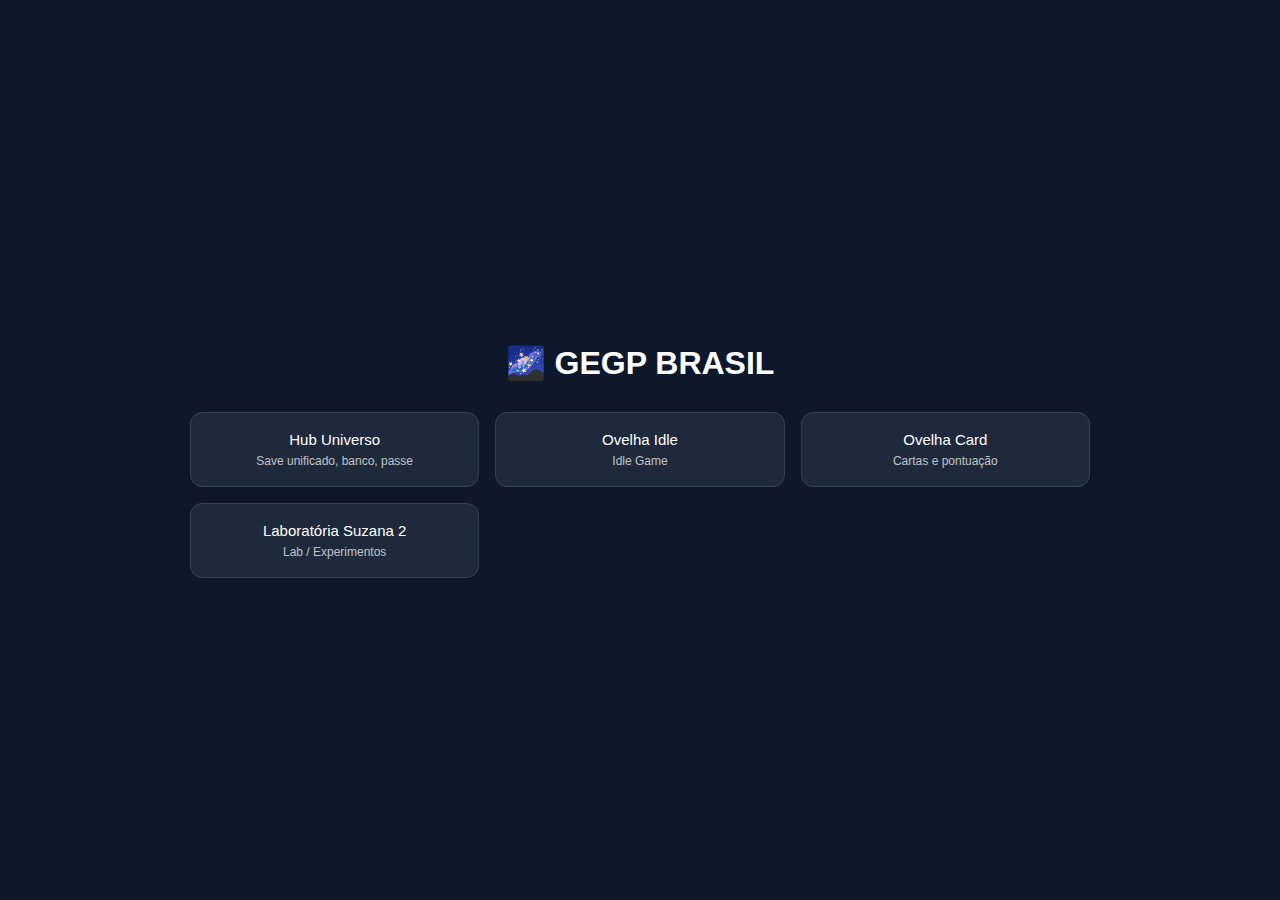
<file: Index.html>
<!DOCTYPE html>
<html lang="pt-BR">
<head>
  <meta charset="UTF-8">
  <title>GEGP Brasil | Index</title>
  <meta name="viewport" content="width=device-width, initial-scale=1.0">

  <style>
    body {
      margin: 0;
      font-family: Arial, Helvetica, sans-serif;
      background: #0f172a;
      color: white;
      display: flex;
      justify-content: center;
      align-items: center;
      min-height: 100vh;
    }

    .container {
      width: 100%;
      max-width: 900px;
      padding: 20px;
    }

    h1 {
      text-align: center;
      margin-bottom: 30px;
    }

    .grid {
      display: grid;
      grid-template-columns: repeat(auto-fit, minmax(220px, 1fr));
      gap: 16px;
    }

    button {
      background: #1e293b;
      border: 1px solid #334155;
      color: white;
      padding: 18px;
      font-size: 15px;
      border-radius: 12px;
      cursor: pointer;
      transition: 0.2s;
    }

    button:hover {
      background: #3b82f6;
      transform: translateY(-2px);
    }

    .desc {
      font-size: 12px;
      opacity: 0.7;
      margin-top: 6px;
    }
  </style>
</head>
<body>

  <div class="container">
    <h1>🌌 GEGP BRASIL</h1>

    <div class="grid">
      <button onclick="go('Hub.html')">
        Hub Universo
        <div class="desc">Save unificado, banco, passe</div>
      </button>

      <button onclick="go('Idle.html')">
        Ovelha Idle
        <div class="desc">Idle Game</div>
      </button>

      <button onclick="go('Ovelhacard.html')">
        Ovelha Card
        <div class="desc">Cartas e pontuação</div>
      </button>

      <button onclick="go('LDS2.html')">
        Laboratória Suzana 2
        <div class="desc">Lab / Experimentos</div>
      </button>
    </div>
  </div>

  <script>
    function go(page) {
      window.location.href = page;
    }
  </script>

</body>
</html>
</file>
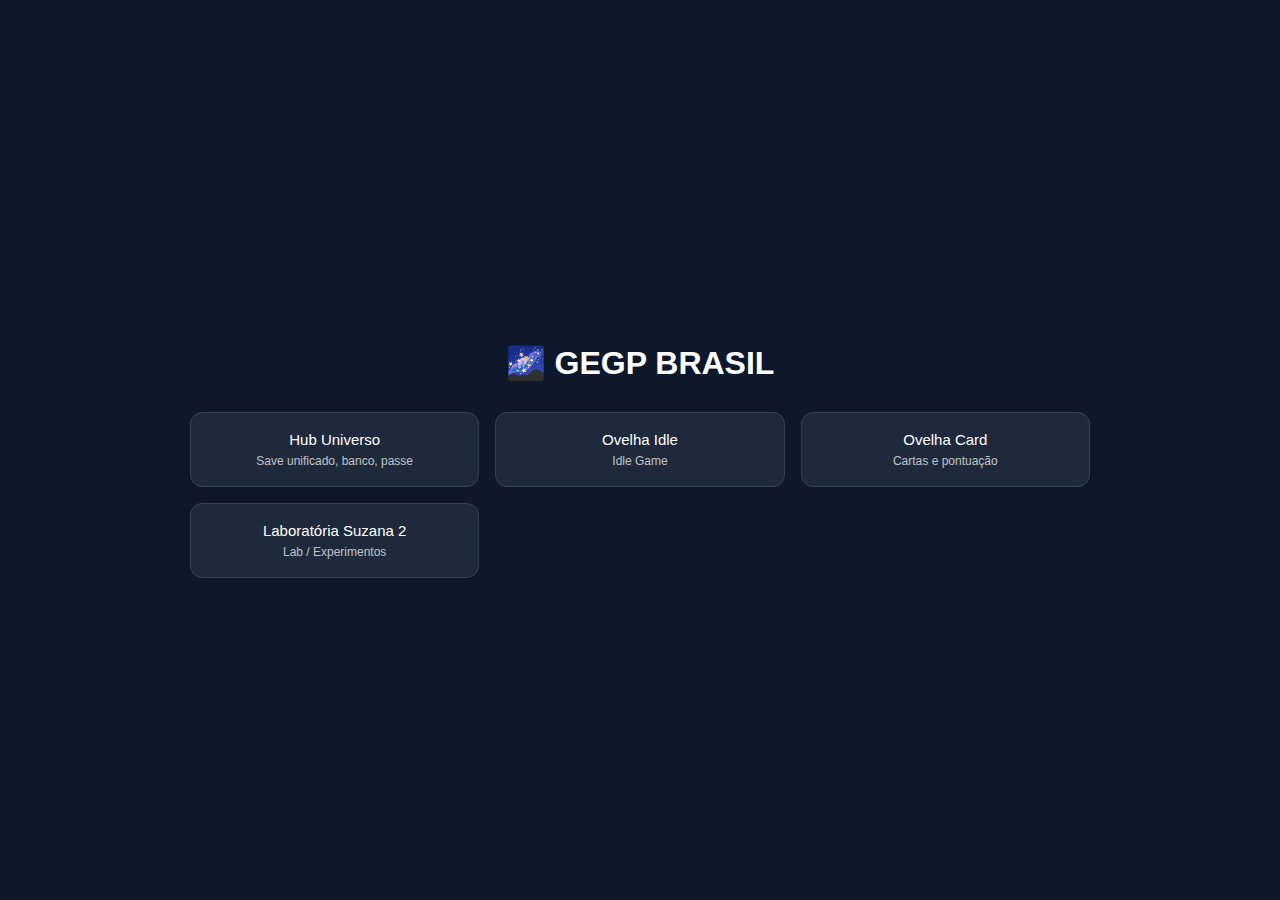
<file: HTML/index.html>
<!DOCTYPE html>
<html lang="pt-BR">
<head>
  <meta charset="UTF-8">
  <title>GEGP Brasil | 🤠👍🏻Index</title>
  <meta name="viewport" content="width=device-width, initial-scale=1.0">

  <style>
    body {
      margin: 0;
      font-family: Arial, Helvetica, sans-serif;
      background: #0f172a;
      color: white;
      display: flex;
      justify-content: center;
      align-items: center;
      min-height: 100vh;
    }

    .container {
      width: 100%;
      max-width: 900px;
      padding: 20px;
    }

    h1 {
      text-align: center;
      margin-bottom: 30px;
    }

    .grid {
      display: grid;
      grid-template-columns: repeat(auto-fit, minmax(220px, 1fr));
      gap: 16px;
    }

    button {
      background: #1e293b;
      border: 1px solid #334155;
      color: white;
      padding: 18px;
      font-size: 15px;
      border-radius: 12px;
      cursor: pointer;
      transition: 0.2s;
    }

    button:hover {
      background: #3b82f6;
      transform: translateY(-2px);
    }

    .desc {
      font-size: 12px;
      opacity: 0.7;
      margin-top: 6px;
    }
  </style>
</head>
<body>

  <div class="container">
    <h1>🌌 GEGP BRASIL</h1>

    <div class="grid">
      <button onclick="go('Hub.html')">
        Hub Universo
        <div class="desc">Save unificado, banco, passe</div>
      </button>

      <button onclick="go('Idle.html')">
        Ovelha Idle
        <div class="desc">Idle Game</div>
      </button>

      <button onclick="go('Ovelhacard.html')">
        Ovelha Card
        <div class="desc">Cartas e pontuação</div>
      </button>

      <button onclick="go('LDS2.html')">
        Laboratória Suzana 2
        <div class="desc">Lab / Experimentos</div>
      </button>
    </div>
  </div>

  <script>
    function go(page) {
      window.location.href = page;
    }
  </script>

</body>
</html>
</file>
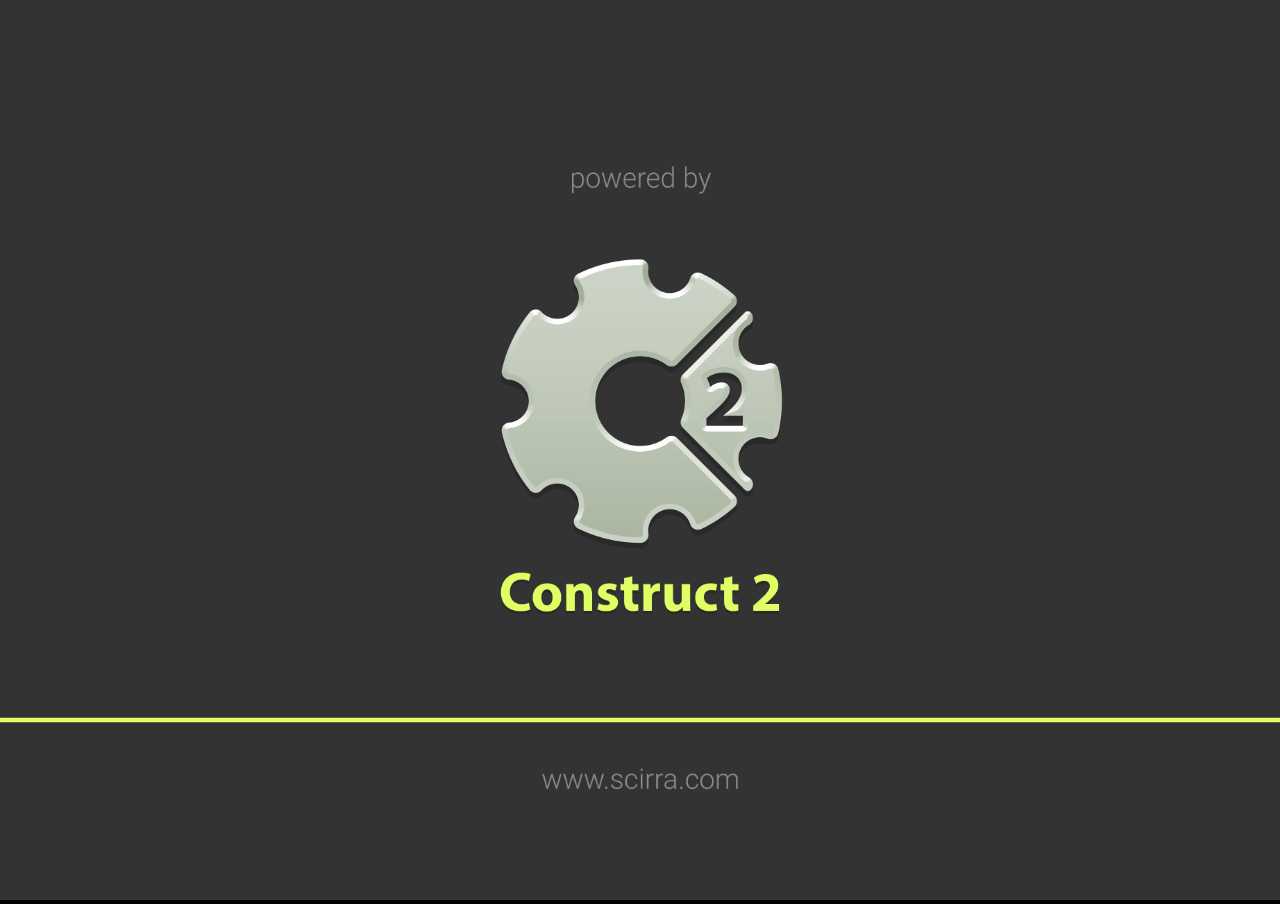
<file: HTML/B/GEGP-BOMBYM/index.html>
﻿<!DOCTYPE html>
<html>
<head>
    <meta charset="UTF-8" />
	<meta http-equiv="X-UA-Compatible" content="IE=edge,chrome=1" />
	<title>Bombym eo segredo do café</title>
	
	<!-- Standardised web app manifest -->
	<link rel="manifest" href="appmanifest.json" />
	
	<!-- Allow fullscreen mode on iOS devices. (These are Apple specific meta tags.) -->
	<meta name="viewport" content="width=device-width, initial-scale=1.0, maximum-scale=1.0, minimum-scale=1.0, user-scalable=no, minimal-ui" />
	<meta name="apple-mobile-web-app-capable" content="yes" />
	<meta name="apple-mobile-web-app-status-bar-style" content="black" />
	<link rel="apple-touch-icon" sizes="256x256" href="icon-256.png" />
	<meta name="HandheldFriendly" content="true" />
	
	<!-- Chrome for Android web app tags -->
	<meta name="mobile-web-app-capable" content="yes" />
	<link rel="shortcut icon" sizes="256x256" href="icon-256.png" />

    <!-- All margins and padding must be zero for the canvas to fill the screen. -->
	<style type="text/css">
		* {
			padding: 0;
			margin: 0;
		}
		html, body {
			background: #000;
			color: #fff;
			overflow: hidden;
			touch-action: none;
			-ms-touch-action: none;
		}
		canvas {
			touch-action-delay: none;
			touch-action: none;
			-ms-touch-action: none;
		}
    </style>
	

</head> 
 
<body> 
	<div id="fb-root"></div>
	
	<script>
	// Issue a warning if trying to preview an exported project on disk.
	(function(){
		// Check for running exported on file protocol
		if (window.location.protocol.substr(0, 4) === "file")
		{
			alert("Exported games won't work until you upload them. (When running on the file:/// protocol, browsers block many features from working for security reasons.)");
		}
	})();
	</script>
	
	<!-- The canvas must be inside a div called c2canvasdiv -->
	<div id="c2canvasdiv">
	
		<!-- The canvas the project will render to.  If you change its ID, don't forget to change the
		ID the runtime looks for in the jQuery events above (ready() and cr_sizeCanvas()). -->
		<canvas id="c2canvas" width="1024" height="720">
			<!-- This text is displayed if the visitor's browser does not support HTML5.
			You can change it, but it is a good idea to link to a description of a browser
			and provide some links to download some popular HTML5-compatible browsers. -->
			<h1>Your browser does not appear to support HTML5.  Try upgrading your browser to the latest version.  <a href="http://www.whatbrowser.org">What is a browser?</a>
			<br/><br/><a href="http://www.microsoft.com/windows/internet-explorer/default.aspx">Microsoft Internet Explorer</a><br/>
			<a href="http://www.mozilla.com/firefox/">Mozilla Firefox</a><br/>
			<a href="http://www.google.com/chrome/">Google Chrome</a><br/>
			<a href="http://www.apple.com/safari/download/">Apple Safari</a></h1>
		</canvas>
		
	</div>
	
	<!-- Pages load faster with scripts at the bottom -->
	
	<!-- Construct 2 exported games require jQuery. -->
	<script src="jquery-3.4.1.min.js"></script>


	
    <!-- The runtime script.  You can rename it, but don't forget to rename the reference here as well.
    This file will have been minified and obfuscated if you enabled "Minify script" during export. -->
	<script src="c2runtime.js"></script>

    <script>
		// Start the Construct 2 project running on window load.
		jQuery(document).ready(function ()
		{			
			// Create new runtime using the c2canvas
			cr_createRuntime("c2canvas");
		});
		
		// Pause and resume on page becoming visible/invisible
		function onVisibilityChanged() {
			if (document.hidden || document.mozHidden || document.webkitHidden || document.msHidden)
				cr_setSuspended(true);
			else
				cr_setSuspended(false);
		};
		
		document.addEventListener("visibilitychange", onVisibilityChanged, false);
		document.addEventListener("mozvisibilitychange", onVisibilityChanged, false);
		document.addEventListener("webkitvisibilitychange", onVisibilityChanged, false);
		document.addEventListener("msvisibilitychange", onVisibilityChanged, false);
		
		function OnRegisterSWError(e)
		{
			console.warn("Failed to register service worker: ", e);
		};
		
		// Runtime calls this global method when ready to start caching (i.e. after startup).
		// This registers the service worker which caches resources for offline support.
		window.C2_RegisterSW = function C2_RegisterSW()
		{
			if (!navigator.serviceWorker)
				return;		// no SW support, ignore call
			
			try {
				navigator.serviceWorker.register("sw.js", { scope: "./" })
				.then(function (reg)
				{
					console.log("Registered service worker on " + reg.scope);
				})
				.catch(OnRegisterSWError);
			}
			catch (e)
			{
				OnRegisterSWError(e);
			}
		};
    </script>
</body> 
</html>
</file>
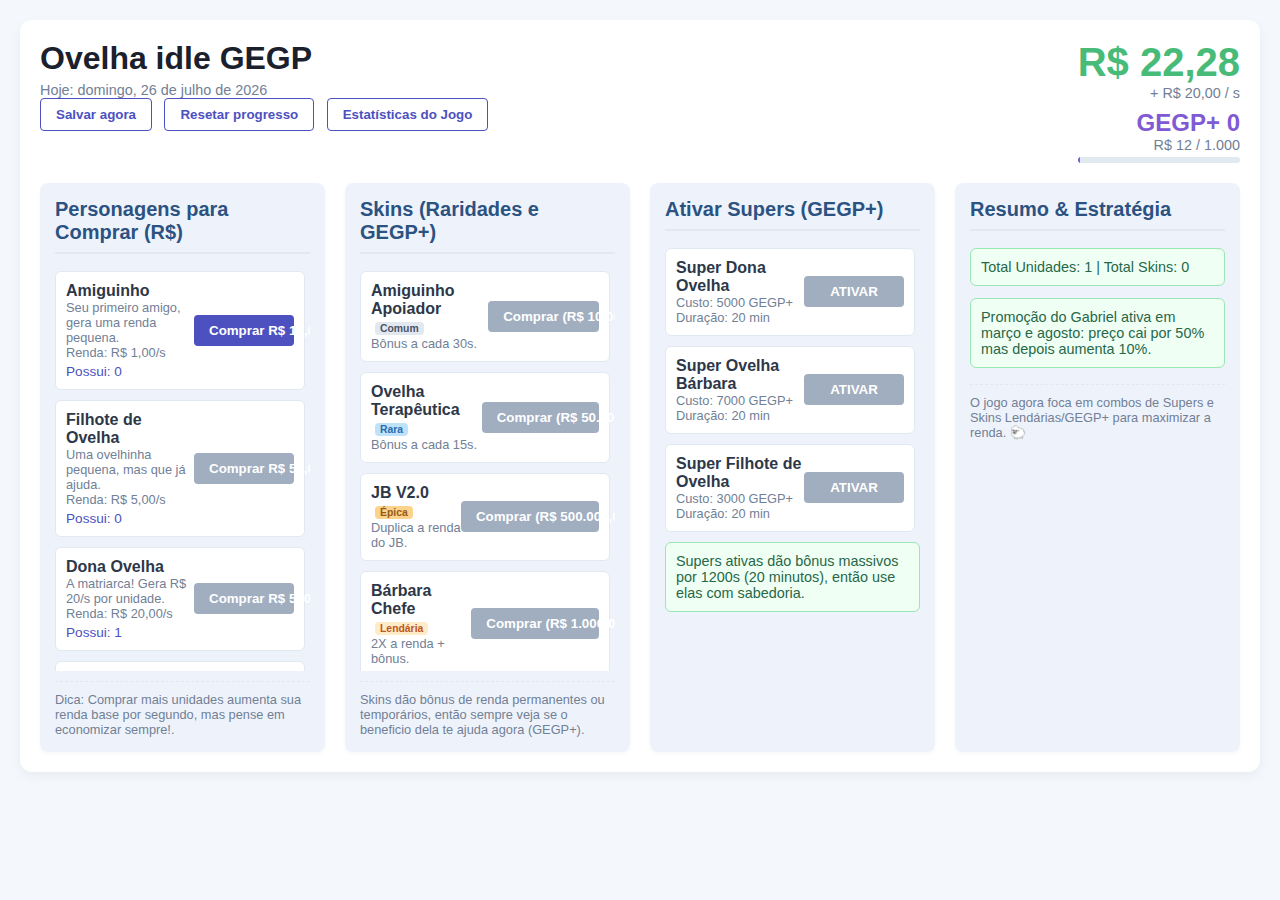
<file: idle.html>
<!DOCTYPE html>
<html lang="pt-BR">
<head>
<meta charset="UTF-8" />
<meta name="viewport" content="width=device-width, initial-scale=1" />
<title>Idle Ovelha GEGP</title>

<!-- Link do CSS externo -->
<link rel="stylesheet" href="idle.css">

</head>
<body>
  <div class="app">
    <header style="display: flex; justify-content: space-between; align-items: flex-start;">
      <div>
        <h1>Ovelha idle GEGP</h1>
        <div class="rate" id="dateInfo"></div>
        <div class="controls">
          <button class="secondary" id="saveBtn">Salvar agora</button>
          <button class="secondary" id="resetBtn">Resetar progresso</button>
          <button class="secondary" id="statsBtn">Estatísticas do Jogo</button>
        </div>
      </div>
      <div class="currency-group">
        <div>
          <span class="money" id="money">R$ 0,00</span>
          <div class="rate" id="rate">+ R$ 0,00 / s</div>
        </div>
        <div style="margin-top: 8px;">
          <span class="gegp-money" id="gegp">GEGP+ 0</span>
          <div class="rate" id="gegpRate">R$ 0 / 1.000 para GEGP+ 1</div>
          <div class="gegp-progress"><div class="gegp-bar" id="gegpBar"></div></div>
        </div>
      </div>
    </header>
    <div class="grid">
      <div class="panel">
        <h2>Personagens para Comprar (R$)</h2>
        <div class="list" id="store"></div>
        <div class="footer-note">Dica: Comprar mais unidades aumenta sua renda base por segundo, mas pense em economizar sempre!.</div>
      </div>

      <div class="panel">
        <h2>Skins (Raridades e GEGP+)</h2>
        <div class="list" id="skinList"></div>
        <div class="footer-note">Skins dão bônus de renda permanentes ou temporários, então sempre veja se o beneficio dela te ajuda agora (GEGP+).</div>
      </div>

      <div class="panel">
        <h2>Ativar Supers (GEGP+)</h2>
        <div class="list" id="superList"></div>
        <div class="hint" id="supersInfo">
          Supers ativas dão bônus massivos por 1200s (20 minutos), então use elas com sabedoria.
        </div>
      </div>

      <div class="panel">
        <h2>Resumo & Estratégia</h2>
        <div id="migrationMessage"></div>
        <div class="hint" id="summary"></div>
        
        <div class="hint" style="margin-top:12px">
          Promoção do Gabriel ativa em março e agosto: preço cai por 50% mas depois aumenta 10%.
          <span class="badge" id="promoBadge" style="display:none">PROMO ATIVA</span>
        </div>
        
        <div class="footer-note" style="margin-top:16px">O jogo agora foca em combos de Supers e Skins Lendárias/GEGP+ para maximizar a renda. 🐑</div>
      </div>
    </div>
  </div>

  <!-- Modal para Resetar Progresso -->
  <div class="modal-overlay" id="resetModal">
    <div class="modal">
      <h3>Resetar Progresso</h3>
      <p>Tem certeza que deseja resetar todo o seu progresso (Dinheiro, GEGP+, Personagens, Skins e Supers)? Esta ação não pode ser desfeita.</p>
      <div class="modal-actions">
        <button class="secondary" id="cancelResetBtn">Cancelar</button>
        <button id="confirmResetBtn">Resetar</button>
      </div>
    </div>
  </div>

  <!-- Modal para Estatísticas do Jogo -->
  <div class="modal-overlay" id="statsModal">
    <div class="modal">
      <h3>Estatísticas do Jogo</h3>
      <table class="stats-table">
        <tr>
          <th>Tempo Total de Jogo (online)</th>
          <td id="statPlaytime">0s</td>
        </tr>
        <tr>
          <th>Personagens Comprados (unidades)</th>
          <td id="statItemsBought">0</td>
        </tr>
        <tr class="total-row">
          <th>Dinheiro Total Ganho (R$)</th>
          <td id="statMoneyEarned">R$ 0,00</td>
        </tr>
        <tr>
          <th>GEGP+ Total Ganho</th>
          <td id="statGEGPEarned">0</td>
        </tr>
      </table>
      <p style="margin-top:20px; font-size: 0.85rem; color: #718096;"> As estatísticas são acumulativas e salvas no seu navegador, exceto o tempo que só é contado enquanto o jogo está aberto.</p>
      <div class="modal-actions">
        <button class="secondary" id="closeStatsBtn">Fechar</button>
      </div>
    </div>
  </div>

<!-- Link do JS externo -->
<script src="idle.js"></script>
</body>
</html>
</file>
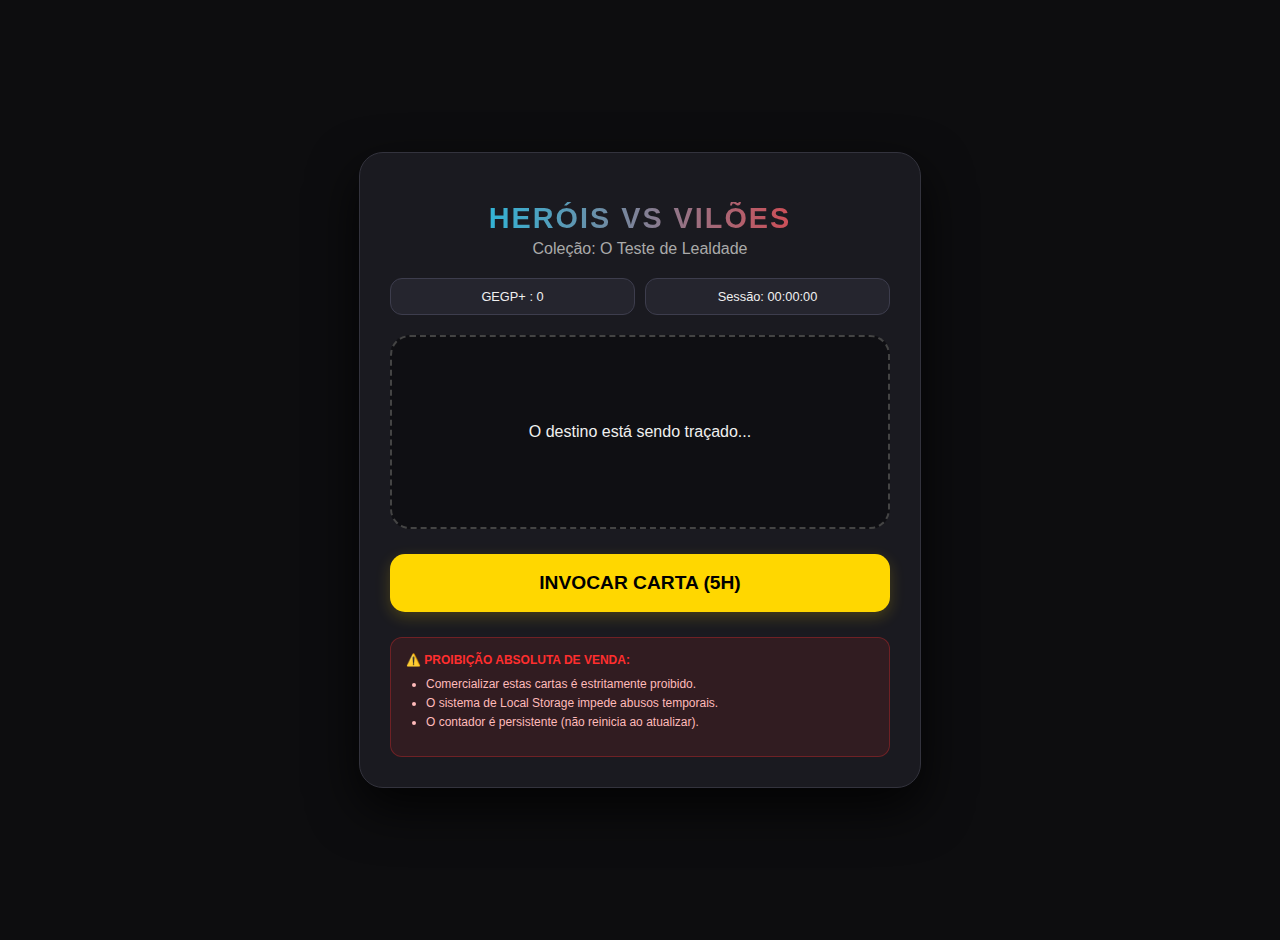
<file: Ovelhacard.html>
<!DOCTYPE html>
<html lang="pt-BR">
<head>
    <meta charset="UTF-8">
    <meta name="viewport" content="width=device-width, initial-scale=1.0">
    <title>Ovelha Card Game | Heróis vs Vilões</title>
    
    <!-- Link do CSS externo -->
    <link rel="stylesheet" href="Ovelhacard.css">

</head>
<body>

<div class="container">
    <h1>Heróis vs Vilões</h1>
    <p style="color: #aaa; margin-top: 0;">Coleção: O Teste de Lealdade</p>

    <div class="stats">
        <div class="stat-item" id="balanceDisplay">GEGP+ : 0</div>
        <div class="stat-item" id="sessionDisplay">Sessão: 00:00:00</div>
    </div>

    <div class="display-area" id="cardDisplay">
        <span id="statusMsg">O destino está sendo traçado...</span>
    </div>

    <button id="openBtn">INVOCAR CARTA (5H)</button>
    <div id="timerText"></div>

    <div class="warning-zone">
        <strong>⚠️ PROIBIÇÃO ABSOLUTA DE VENDA:</strong>
        <ul>
            <li>Comercializar estas cartas é estritamente proibido.</li>
            <li>O sistema de Local Storage impede abusos temporais.</li>
            <li>O contador é persistente (não reinicia ao atualizar).</li>
        </ul>
    </div>
</div>

<!-- Link do JS externo -->
<script src="Ovelhacard.js"></script>

</body>
</html>
</file>
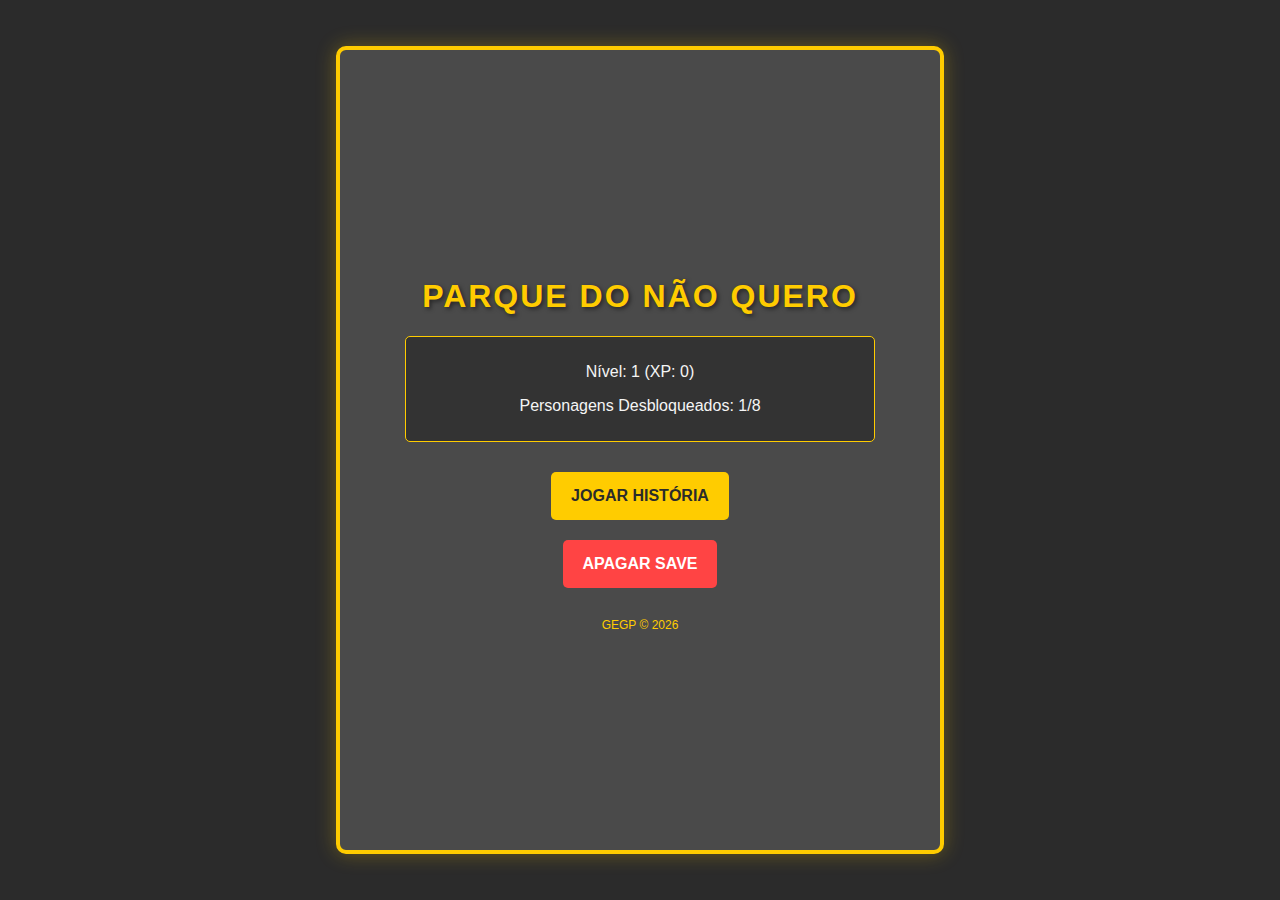
<file: HTML/Beta.HTML>
<!DOCTYPE html>
<html lang="pt-BR">
<head>
    <meta charset="UTF-8">
    <meta name="viewport" content="width=device-width, initial-scale=1.0">
    <title>Parque de Diversões do Não Quero</title>
    <style>
        /* === ESTILOS GERAIS (TEMA CINZA E AMARELO) === */
        :root {
            --cinza-escuro: #2b2b2b;
            --cinza-medio: #4a4a4a;
            --cinza-claro: #cfcfcf;
            --amarelo-forte: #ffcc00;
            --amarelo-hover: #e6b800;
            --texto-claro: #f5f5f5;
        }

        body {
            font-family: 'Segoe UI', Tahoma, Geneva, Verdana, sans-serif;
            background-color: var(--cinza-escuro);
            color: var(--texto-claro);
            margin: 0;
            padding: 0;
            display: flex;
            justify-content: center;
            align-items: center;
            height: 100vh;
            overflow: hidden;
        }

        #game-container {
            width: 100%;
            max-width: 600px;
            height: 100%;
            max-height: 800px;
            background-color: var(--cinza-medio);
            border: 4px solid var(--amarelo-forte);
            border-radius: 10px;
            box-shadow: 0 0 20px rgba(255, 204, 0, 0.3);
            display: flex;
            flex-direction: column;
            position: relative;
        }

        .screen {
            display: none; /* Esconde todas as telas por padrão */
            flex-direction: column;
            height: 100%;
            padding: 20px;
            box-sizing: border-box;
        }

        .screen.active {
            display: flex; /* Mostra apenas a tela ativa */
        }

        h1, h2, h3 {
            color: var(--amarelo-forte);
            text-align: center;
            text-transform: uppercase;
            letter-spacing: 2px;
            text-shadow: 2px 2px 4px rgba(0,0,0,0.5);
        }

        button {
            background-color: var(--amarelo-forte);
            color: var(--cinza-escuro);
            border: none;
            padding: 15px 20px;
            margin: 10px 0;
            font-size: 16px;
            font-weight: bold;
            border-radius: 5px;
            cursor: pointer;
            transition: background 0.2s, transform 0.1s;
            text-transform: uppercase;
        }

        button:hover {
            background-color: var(--amarelo-hover);
            transform: scale(1.02);
        }

        button:active {
            transform: scale(0.98);
        }

        /* === TELA DE MENU === */
        #menu-screen {
            justify-content: center;
            align-items: center;
        }
        
        .stats-box {
            background: rgba(0,0,0,0.3);
            padding: 10px;
            border-radius: 5px;
            margin-bottom: 20px;
            text-align: center;
            border: 1px solid var(--amarelo-forte);
            width: 80%;
        }

        /* === TELA DE HISTÓRIA / VÍDEO === */
        #story-box {
            flex-grow: 1;
            background: var(--cinza-escuro);
            border: 2px solid var(--cinza-claro);
            border-radius: 8px;
            padding: 20px;
            font-size: 18px;
            line-height: 1.5;
            overflow-y: auto;
            margin-bottom: 20px;
        }

        .video-container {
            width: 100%;
            height: 200px;
            background: #000;
            display: none;
            justify-content: center;
            align-items: center;
            border: 2px solid var(--amarelo-forte);
            margin-bottom: 20px;
            color: var(--amarelo-forte);
        }

        /* === TELA DE BATALHA === */
        .battle-hud {
            display: flex;
            justify-content: space-between;
            margin-bottom: 20px;
            background: rgba(0,0,0,0.5);
            padding: 10px;
            border-radius: 8px;
            border: 1px solid var(--amarelo-forte);
        }

        .fighter {
            width: 45%;
            text-align: center;
        }

        .hp-bar-bg {
            width: 100%;
            height: 20px;
            background: var(--cinza-escuro);
            border: 2px solid var(--cinza-claro);
            border-radius: 10px;
            overflow: hidden;
            margin-top: 5px;
        }

        .hp-bar-fill {
            height: 100%;
            background: var(--amarelo-forte);
            width: 100%;
            transition: width 0.3s ease;
        }

        .enemy-hp-fill {
            background: #ff4444;
        }

        #battle-log {
            flex-grow: 1;
            background: var(--cinza-escuro);
            padding: 10px;
            border-radius: 5px;
            overflow-y: auto;
            font-family: monospace;
            margin-bottom: 15px;
            border: 1px dashed var(--amarelo-forte);
        }

        .attacks-grid {
            display: grid;
            grid-template-columns: 1fr 1fr;
            gap: 10px;
        }

        .attacks-grid button {
            margin: 0;
            font-size: 14px;
        }

    </style>
</head>
<body>

<div id="game-container">
    
    <!-- TELA 1: MENU PRINCIPAL -->
    <div id="menu-screen" class="screen active">
        <h1>Parque do Não Quero</h1>
        <div class="stats-box">
            <p>Nível: <span id="menu-level">1</span> (XP: <span id="menu-xp">0</span>)</p>
            <p>Personagens Desbloqueados: <span id="menu-chars">1</span>/8</p>
        </div>
        <button onclick="iniciarJogo()">Jogar História</button>
        <button onclick="resetarSave()" style="background-color: #ff4444; color: white;">Apagar Save</button>
        <p style="font-size: 12px; text-align: center; margin-top: 20px; color: var(--amarelo-forte);">GEGP © 2026</p>
    </div>

    <!-- TELA 2: HISTÓRIA -->
    <div id="story-screen" class="screen">
        <h2>História</h2>
        <div id="video-area" class="video-container">
            [AQUI RODARIA O VÍDEO DO CAPÍTULO]
            <!-- Gabriel: Aqui você pode injetar um iframe do Youtube no JS -->
        </div>
        <div id="story-box">Texto da história vai aqui...</div>
        <button id="story-next-btn" onclick="avancarHistoria()">Continuar</button>
    </div>

    <!-- TELA 3: BATALHA -->
    <div id="battle-screen" class="screen">
        <h2>Batalha!</h2>
        <div class="battle-hud">
            <div class="fighter">
                <strong id="player-name" style="color: var(--amarelo-forte);">Não Quero</strong>
                <div class="hp-bar-bg"><div id="player-hp" class="hp-bar-fill"></div></div>
                <small id="player-hp-text">100/100</small>
            </div>
            <div class="fighter">
                <strong id="enemy-name" style="color: #ff4444;">Inimigo</strong>
                <div class="hp-bar-bg"><div id="enemy-hp" class="hp-bar-fill enemy-hp-fill"></div></div>
                <small id="enemy-hp-text">100/100</small>
            </div>
        </div>
        
        <div id="battle-log">O inimigo apareceu! O que você vai fazer?</div>
        
        <div class="attacks-grid" id="attack-buttons">
            <!-- Botões gerados via JS -->
        </div>
    </div>

</div>

<script>
    /* =========================================================================
       BANCO DE DADOS DO JOGO (Fácil para você editar, Gabriel!)
       ========================================================================= */

    // 1. PERSONAGENS
    const BANCO_PERSONAGENS = {
        "nao_quero": {
            id: "nao_quero", nome: "Não Quero", familia: "Família Negativo I", raridade: "Inicial", hpBase: 100,
            ataques: [
                { nome: "Chute de Birra", dano: 25 },
                { nome: "Grito Estridente", dano: 20 },
                { nome: "Ignorar Tudo", dano: 10 },
                { nome: "Explosão de Raiva", dano: 30 }
            ]
        },
        "energia_estatica": {
            id: "energia_estatica", nome: "Energia Estática", familia: "Família Negativo I", raridade: "Raro", hpBase: 120,
            ataques: [
                { nome: "Choque Leve", dano: 10 },
                { nome: "Faísca Cega", dano: 15 },
                { nome: "Curto Circuito", dano: 25 },
                { nome: "Carga Máxima", dano: 35 }
            ]
        },
        "mestre_caos": { id: "mestre_caos", nome: "Mestre do Caos", familia: "Família Negativo I", raridade: "Raro", hpBase: 130, ataques: [{nome: "Desordem", dano: 20}, {nome: "Confusão", dano: 20}, {nome: "Troca", dano: 20}, {nome: "Tempestade", dano: 30}] },
        "gravidade_zero": { id: "gravidade_zero", nome: "Gravidade Zero", familia: "Família Negativo I", raridade: "Super-Raro", hpBase: 150, ataques: [{nome: "Flutuar", dano: 10}, {nome: "Queda", dano: 25}, {nome: "Buraco Negro", dano: 40}, {nome: "Esmagar", dano: 30}] },
        "destruicao": { id: "destruicao", nome: "Destruição", familia: "Família Negativo I", raridade: "Super-Raro", hpBase: 160, ataques: [{nome: "Soco", dano: 20}, {nome: "Raio", dano: 30}, {nome: "Terremoto", dano: 35}, {nome: "Fim", dano: 40}] },
        "acorrentado": { id: "acorrentado", nome: "Acorrentado", familia: "Família Negativo I", raridade: "Épico", hpBase: 180, ataques: [{nome: "Chicote", dano: 25}, {nome: "Prisão", dano: 20}, {nome: "Peso", dano: 30}, {nome: "Giro", dano: 35}] },
        "sem_sentido": { id: "sem_sentido", nome: "Sem Sentido", familia: "Família Negativo I", raridade: "Lendário", hpBase: 200, ataques: [{nome: "Besteira", dano: 25}, {nome: "Lógica Inversa", dano: 35}, {nome: "Paradoxo", dano: 45}, {nome: "Tela Azul", dano: 50}] },
        "multiverso": {
            id: "multiverso", nome: "Multiverso", familia: "Família Negativo I", raridade: "Ancestral", hpBase: 300,
            ataques: [
                { nome: "Fenda Espacial", dano: 30 },
                { nome: "Colisão de Mundos", dano: 40 },
                { nome: "Apagar Existência", dano: 50 },
                { nome: "Big Bang", dano: 80 }
            ]
        }
    };

    // 2. CAPÍTULOS DA HISTÓRIA
    // Cada "passo" pode ser do tipo "texto", "video" ou "batalha".
    const HISTORIA = [
        { tipo: "texto", conteudo: "Você nasceu... Você é o filho do Ancestral, pertencente à Família Negativo I. Seu nome é 'Não Quero'." },
        { tipo: "video", conteudo: "[Cena Animada: O parque cinza e amarelo se abre diante de você...]" }, // Placeholder para vídeo
        { tipo: "texto", conteudo: "Seu objetivo é ser treinado pelos outros membros da aliança. Sua primeira oponente é a Energia Estática!" },
        { tipo: "batalha", inimigo: "energia_estatica", xpGanho: 50 },
        { tipo: "texto", conteudo: "Muito bem! Você a derrotou e ela se juntou a você. Agora você sente o poder crescendo." },
        { tipo: "texto", conteudo: "Chegou a hora do teste final da Fase 1. Uma Batalha Treino contra o seu criador... O Ancestral Multiverso!" },
        { tipo: "batalha", inimigo: "multiverso", xpGanho: 200 }, // Batalha final do cap 1
        { tipo: "texto", conteudo: "Multiverso: 'Impressionante... Você despertou seu poder. Com a palavra NÃO QUERO, você pode fazer o que quiser neste universo.'" },
        { tipo: "texto", conteudo: "FIM DO CAPÍTULO 1.\n\nAguarda o próximo UPD! Enquanto isso, você pode ir jogando os outros jogos incríveis do GEGP!" }
    ];

    /* =========================================================================
       SISTEMA DE SAVE E VARIÁVEIS DO JOGO
       ========================================================================= */
    let progresso = {
        passoHistoria: 0,
        nivel: 1,
        xp: 0,
        personagensDesbloqueados: ["nao_quero"]
    };

    let batalhaAtual = {
        jogadorHp: 0, jogadorMaxHp: 0,
        inimigoId: "", inimigoHp: 0, inimigoMaxHp: 0,
        turnoJogador: true
    };

    // Carregar save do LocalStorage
    function carregarSave() {
        const saveSalvo = localStorage.getItem("parque_nao_quero_save");
        if (saveSalvo) {
            progresso = JSON.parse(saveSalvo);
        }
        atualizarMenu();
    }

    // Salvar progresso no LocalStorage
    function salvarJogo() {
        localStorage.setItem("parque_nao_quero_save", JSON.stringify(progresso));
        atualizarMenu();
    }

    function resetarSave() {
        if(confirm("Tem certeza que quer apagar seu progresso?")) {
            localStorage.removeItem("parque_nao_quero_save");
            location.reload();
        }
    }

    /* =========================================================================
       CONTROLE DE TELAS E NAVEGAÇÃO
       ========================================================================= */
    function mostrarTela(idTela) {
        document.querySelectorAll('.screen').forEach(tela => tela.classList.remove('active'));
        document.getElementById(idTela).classList.add('active');
    }

    function atualizarMenu() {
        document.getElementById("menu-level").innerText = progresso.nivel;
        document.getElementById("menu-xp").innerText = progresso.xp;
        document.getElementById("menu-chars").innerText = progresso.personagensDesbloqueados.length;
    }

    function iniciarJogo() {
        // Se o jogador já terminou a história atual, avisa.
        if (progresso.passoHistoria >= HISTORIA.length) {
            alert("Você já completou a história disponível. Aguarde o próximo UPD!");
            return;
        }
        lerPassoHistoria();
    }

    /* =========================================================================
       SISTEMA DE HISTÓRIA
       ========================================================================= */
    function lerPassoHistoria() {
        if (progresso.passoHistoria >= HISTORIA.length) {
            mostrarTela('menu-screen');
            return;
        }

        const passo = HISTORIA[progresso.passoHistoria];
        const btnNext = document.getElementById("story-next-btn");
        const videoArea = document.getElementById("video-area");
        const storyBox = document.getElementById("story-box");

        mostrarTela('story-screen');
        videoArea.style.display = "none";
        storyBox.style.display = "block";
        btnNext.innerText = "Continuar";

        if (passo.tipo === "texto") {
            storyBox.innerText = passo.conteudo;
        } 
        else if (passo.tipo === "video") {
            // Modo vídeo: Mostra a div de vídeo
            storyBox.style.display = "none";
            videoArea.style.display = "flex";
            videoArea.innerText = passo.conteudo; // Aqui Gabriel, você pode trocar por iframe no futuro
            btnNext.innerText = "Pular Vídeo";
        } 
        else if (passo.tipo === "batalha") {
            iniciarBatalha(passo.inimigo);
        }
    }

    function avancarHistoria() {
        progresso.passoHistoria++;
        salvarJogo();
        lerPassoHistoria();
    }

    /* =========================================================================
       SISTEMA DE BATALHA
       ========================================================================= */
    function logBatalha(mensagem) {
        const log = document.getElementById("battle-log");
        log.innerHTML += `<p>> ${mensagem}</p>`;
        log.scrollTop = log.scrollHeight;
    }

    function atualizarBarras() {
        const pPerc = Math.max(0, (batalhaAtual.jogadorHp / batalhaAtual.jogadorMaxHp) * 100);
        const ePerc = Math.max(0, (batalhaAtual.inimigoHp / batalhaAtual.inimigoMaxHp) * 100);
        
        document.getElementById("player-hp").style.width = pPerc + "%";
        document.getElementById("player-hp-text").innerText = `${batalhaAtual.jogadorHp}/${batalhaAtual.jogadorMaxHp}`;
        
        document.getElementById("enemy-hp").style.width = ePerc + "%";
        document.getElementById("enemy-hp-text").innerText = `${batalhaAtual.inimigoHp}/${batalhaAtual.inimigoMaxHp}`;
    }

    function iniciarBatalha(inimigoId) {
        mostrarTela('battle-screen');
        document.getElementById("battle-log").innerHTML = ""; // Limpa o log
        
        const inimigo = BANCO_PERSONAGENS[inimigoId];
        const jogador = BANCO_PERSONAGENS["nao_quero"]; // Sempre joga com o principal por enquanto

        // Bônus de status baseado no nível do jogador
        const multiplicadorNivel = 1 + (progresso.nivel * 0.2);

        batalhaAtual.jogadorMaxHp = Math.floor(jogador.hpBase * multiplicadorNivel);
        batalhaAtual.jogadorHp = batalhaAtual.jogadorMaxHp;
        
        batalhaAtual.inimigoId = inimigoId;
        batalhaAtual.inimigoMaxHp = inimigo.hpBase; // Inimigos são fixos para a história
        batalhaAtual.inimigoHp = batalhaAtual.inimigoMaxHp;
        
        batalhaAtual.turnoJogador = true;

        document.getElementById("enemy-name").innerText = inimigo.nome;
        document.getElementById("player-name").innerText = jogador.nome + ` (Nv.${progresso.nivel})`;

        // Gerar Botões de Ataque do Jogador
        const gridAtaques = document.getElementById("attack-buttons");
        gridAtaques.innerHTML = "";
        
        jogador.ataques.forEach((atk, index) => {
            const btn = document.createElement("button");
            btn.innerText = atk.nome;
            btn.onclick = () => jogadorAtaca(index);
            gridAtaques.appendChild(btn);
        });

        atualizarBarras();
        logBatalha(`Um ${inimigo.nome} selvagem apareceu!`);
    }

    function alternarBotoesAtaque(ativar) {
        const botoes = document.getElementById("attack-buttons").getElementsByTagName("button");
        for(let b of botoes) { b.disabled = !ativar; }
    }

    function jogadorAtaca(indexAtaque) {
        if (!batalhaAtual.turnoJogador) return;
        batalhaAtual.turnoJogador = false;
        alternarBotoesAtaque(false);

        const jogador = BANCO_PERSONAGENS["nao_quero"];
        const ataque = jogador.ataques[indexAtaque];
        
        // Multiplicador de dano pelo nível
        const dano = Math.floor(ataque.dano * (1 + (progresso.nivel * 0.1)));

        logBatalha(`Você usou ${ataque.nome} e causou ${dano} de dano!`);
        batalhaAtual.inimigoHp -= dano;
        atualizarBarras();

        if (batalhaAtual.inimigoHp <= 0) {
            setTimeout(vencerBatalha, 1000);
        } else {
            setTimeout(inimigoAtaca, 1500); // Turno do inimigo após 1.5s
        }
    }

    function inimigoAtaca() {
        const inimigo = BANCO_PERSONAGENS[batalhaAtual.inimigoId];
        // Inimigo escolhe ataque aleatório
        const ataqueAleatorio = inimigo.ataques[Math.floor(Math.random() * inimigo.ataques.length)];
        
        logBatalha(`O inimigo usou ${ataqueAleatorio.nome} causando ${ataqueAleatorio.dano} de dano!`);
        batalhaAtual.jogadorHp -= ataqueAleatorio.dano;
        atualizarBarras();

        if (batalhaAtual.jogadorHp <= 0) {
            setTimeout(perderBatalha, 1000);
        } else {
            batalhaAtual.turnoJogador = true;
            alternarBotoesAtaque(true);
        }
    }

    function vencerBatalha() {
        const inimigoId = batalhaAtual.inimigoId;
        const inimigo = BANCO_PERSONAGENS[inimigoId];
        const passoAtual = HISTORIA[progresso.passoHistoria];
        
        logBatalha(`Você derrotou ${inimigo.nome}!`);
        
        // Dar XP
        progresso.xp += passoAtual.xpGanho;
        if (progresso.xp >= progresso.nivel * 100) {
            progresso.xp = 0;
            progresso.nivel++;
            alert(`Parabéns! Você subiu para o Nível ${progresso.nivel}!`);
        }

        // Desbloquear personagem
        if (!progresso.personagensDesbloqueados.includes(inimigoId)) {
            progresso.personagensDesbloqueados.push(inimigoId);
            alert(`Você desbloqueou: ${inimigo.nome}!`);
        }

        setTimeout(() => {
            avancarHistoria();
        }, 2000);
    }

    function perderBatalha() {
        logBatalha("Você foi derrotado... A tela escurece.");
        setTimeout(() => {
            alert("Fim de Jogo! Tente novamente.");
            mostrarTela('menu-screen'); // Volta pro menu sem avançar a história
        }, 1500);
    }

    // Inicialização
    window.onload = carregarSave;

</script>
</body>
</html>
</file>
<file: idle.css>
/* Estilos Base para o Jogo (Mantidos do Original) */
body {
    font-family: 'Inter', sans-serif;
    margin: 0;
    padding: 0;
    background-color: #f4f7fc;
    color: #333;
    display: flex;
    justify-content: center;
    padding: 20px;
}
.app {
    max-width: 1200px;
    width: 100%;
    background: #fff;
    padding: 20px;
    border-radius: 12px;
    box-shadow: 0 4px 12px rgba(0, 0, 0, 0.05);
}
h1 {
    color: #1a202c;
    margin-top: 0;
    margin-bottom: 5px;
}
h2 {
    font-size: 1.25rem;
    color: #2c5282;
    border-bottom: 2px solid #e2e8f0;
    padding-bottom: 8px;
    margin-top: 0;
}
.grid {
    display: grid;
    grid-template-columns: repeat(auto-fit, minmax(280px, 1fr));
    gap: 20px;
    margin-top: 20px;
}
.panel {
    background: #eef3fb;
    padding: 15px;
    border-radius: 8px;
    box-shadow: 0 2px 4px rgba(0, 0, 0, 0.03);
}
.currency-group > div {
    text-align: right;
}
.money {
    font-size: 2.5rem;
    font-weight: 700;
    color: #48bb78; /* Verde */
    display: block;
}
.gegp-money {
    font-size: 1.5rem;
    font-weight: 600;
    color: #805ad5; /* Roxo GEGP+ */
    display: block;
}
.rate {
    font-size: 0.9rem;
    color: #718096;
}
.controls button {
    margin-right: 8px;
}

/* Itens e Listas */
.list {
    display: flex;
    flex-direction: column;
    gap: 10px;
    max-height: 400px;
    overflow-y: auto;
    padding-right: 5px;
}
.item {
    display: flex;
    justify-content: space-between;
    align-items: center;
    padding: 10px;
    background: #fff;
    border-radius: 6px;
    border: 1px solid #e2e8f0;
    transition: background-color 0.2s;
}
.item:hover {
    background-color: #f7f9fd;
}
.item .title {
    font-weight: 600;
    color: #2d3748;
    font-size: 1rem;
}
.item .meta {
    font-size: 0.8rem;
    color: #718096;
}
.item .owned {
    font-weight: 500;
    font-size: 0.85rem;
    color: #4c51bf;
    margin-top: 4px;
}

/* Botões */
button {
    background-color: #4c51bf; /* Indigo */
    color: white;
    border: none;
    padding: 8px 15px;
    border-radius: 4px;
    cursor: pointer;
    font-weight: 600;
    transition: background-color 0.2s, transform 0.1s;
    white-space: nowrap;
}
button:hover:not(:disabled) {
    background-color: #5a62c8;
    transform: translateY(-1px);
}
button:active:not(:disabled) {
    background-color: #3c449c;
}
button:disabled {
    background-color: #a0aec0;
    cursor: not-allowed;
}
.secondary {
    background-color: #fff;
    color: #4c51bf;
    border: 1px solid #4c51bf;
}
.secondary:hover:not(:disabled) {
    background-color: #ebf4ff;
}
.secondary:active:not(:disabled) {
    background-color: #c3dafe;
}
.buy-btn {
    min-width: 100px;
}
.gegp-btn {
    background-color: #805ad5; /* Roxo */
}
.gegp-btn:hover:not(:disabled) {
    background-color: #9f7aea;
}
.gegp-btn:active:not(:disabled) {
    background-color: #6b46c1;
}

/* Elementos Adicionais */
.gegp-progress {
    height: 6px;
    background-color: #e2e8f0;
    border-radius: 3px;
    margin-top: 4px;
    overflow: hidden;
}
.gegp-bar {
    height: 100%;
    background-color: #805ad5;
    transition: width 0.3s;
}
.hint {
    background-color: #f0fff4;
    border: 1px solid #9ae6b4;
    padding: 10px;
    border-radius: 6px;
    color: #276749;
    font-size: 0.9rem;
    margin-top: 10px;
}
.footer-note {
    font-size: 0.8rem;
    color: #718096;
    margin-top: 10px;
    padding-top: 10px;
    border-top: 1px dashed #e2e8f0;
}
.badge {
    display: inline-block;
    padding: 2px 6px;
    font-size: 0.7rem;
    font-weight: 700;
    line-height: 1;
    border-radius: 9999px;
    background-color: #f6ad55;
    color: #975a16;
}
.migration-msg {
    background-color: #fff5f5;
    border: 1px solid #feb2b2;
    padding: 10px;
    border-radius: 6px;
    color: #9b2c2c;
    font-weight: 500;
    margin-bottom: 15px;
}
.super-timer {
    font-size: 0.75rem;
    color: #e53e3e;
    font-weight: 600;
}
.active-super {
    border: 2px solid #e53e3e;
    background-color: #fff5f5;
}

/* Raridade Badges */
.rarity-badge {
    font-size: 0.65rem;
    padding: 1px 5px;
    font-weight: 700;
    border-radius: 4px;
    margin-left: 4px;
}
.rarity-Comum { background-color: #e2e8f0; color: #4a5568; }
.rarity-Rara { background-color: #bee3f8; color: #2b6cb0; }
.rarity-Épica { background-color: #fbd38d; color: #975a16; }
.rarity-Lendária { background-color: #feebc8; color: #c05621; }
.rarity-GEGP { background-color: #e9d8fd; color: #6b46c1; }

/* Modal Styles */
.modal-overlay {
    position: fixed;
    top: 0;
    left: 0;
    width: 100%;
    height: 100%;
    background: rgba(0, 0, 0, 0.7);
    display: flex;
    justify-content: center;
    align-items: center;
    opacity: 0;
    visibility: hidden;
    transition: opacity 0.3s, visibility 0.3s;
    z-index: 1000;
}
.modal-overlay.active {
    opacity: 1;
    visibility: visible;
}
.modal {
    background: white;
    padding: 25px;
    border-radius: 12px;
    max-width: 450px;
    width: 90%;
    box-shadow: 0 5px 15px rgba(0, 0, 0, 0.3);
    transform: scale(0.9);
    transition: transform 0.3s;
}
.modal-overlay.active .modal {
    transform: scale(1);
}
.modal h3 {
    margin-top: 0;
    color: #2c5282;
    border-bottom: 1px solid #e2e8f0;
    padding-bottom: 10px;
}
.modal p {
    margin-bottom: 20px;
    line-height: 1.5;
}
.modal-actions {
    display: flex;
    justify-content: flex-end;
    gap: 10px;
}

/* Estilo para as Estatísticas */
.stats-table {
    width: 100%;
    border-collapse: collapse;
    margin-top: 15px;
}
.stats-table th, .stats-table td {
    padding: 10px 0;
    text-align: left;
    border-bottom: 1px solid #eef3fb;
}
.stats-table th {
    font-weight: 600;
    color: #4a5568;
    width: 60%;
}
.stats-table td {
    font-weight: 700;
    color: #2d3748;
    text-align: right;
}
.stats-table tr:last-child td, .stats-table tr:last-child th {
    border-bottom: none;
}
.stats-table .total-row td {
    color: #48bb78; /* Verde destaque */
}

/* Responsividade Básica */
@media (max-width: 768px) {
    .app { padding: 10px; }
    .grid { grid-template-columns: 1fr; }
    header { flex-direction: column; align-items: center !important; text-align: center; }
    .currency-group { margin-top: 15px; }
    .currency-group > div { text-align: center; }
    .controls { margin-top: 10px; }
    .money { font-size: 2rem; }
}
</file>
<file: Ovelhacard.css>
:root {
            --gegp-yellow: #FFD700;
            --hero-blue: #00d4ff;
            --villain-red: #ff2e2e;
            --bg-color: #0d0d0f;
            --card-bg: #1a1a20;
            --text-color: #f0f0f0;
        }

        body {
            font-family: 'Segoe UI', Roboto, Helvetica, Arial, sans-serif;
            background-color: var(--bg-color);
            color: var(--text-color);
            margin: 0;
            padding: 20px;
            display: flex;
            justify-content: center;
            align-items: center;
            min-height: 100vh;
        }

        .container {
            max-width: 500px;
            width: 100%;
            background-color: var(--card-bg);
            padding: 30px;
            border-radius: 24px;
            box-shadow: 0 20px 50px rgba(0,0,0,0.8);
            border: 1px solid #33333d;
            text-align: center;
        }

        h1 {
            font-size: 1.8rem;
            text-transform: uppercase;
            letter-spacing: 2px;
            margin-bottom: 5px;
            background: linear-gradient(90deg, var(--hero-blue), var(--villain-red));
            -webkit-background-clip: text;
            -webkit-text-fill-color: transparent;
        }

        .stats {
            display: flex;
            justify-content: space-between;
            margin: 20px 0;
            gap: 10px;
        }

        .stat-item {
            background: #25252e;
            padding: 10px;
            border-radius: 12px;
            flex: 1;
            font-size: 0.8rem;
            border: 1px solid #3d3d4d;
        }

        .display-area {
            height: 160px;
            margin-bottom: 25px;
            border: 2px dashed #444;
            border-radius: 20px;
            display: flex;
            flex-direction: column;
            justify-content: center;
            align-items: center;
            background: rgba(0,0,0,0.4);
            transition: 0.4s ease;
            padding: 15px;
        }

        .hero-mode { border-color: var(--hero-blue); box-shadow: 0 0 20px rgba(0, 212, 255, 0.4); }
        .villain-mode { border-color: var(--villain-red); box-shadow: 0 0 20px rgba(255, 46, 46, 0.4); }

        #openBtn {
            width: 100%;
            padding: 18px;
            font-size: 1.2rem;
            font-weight: bold;
            text-transform: uppercase;
            background-color: var(--gegp-yellow);
            color: #000;
            border: none;
            border-radius: 15px;
            cursor: pointer;
            transition: 0.3s;
            box-shadow: 0 5px 15px rgba(255, 215, 0, 0.2);
        }

        #openBtn:disabled {
            background-color: #333;
            color: #777;
            cursor: not-allowed;
            box-shadow: none;
        }

        #timerText {
            margin-top: 15px;
            font-size: 2rem;
            font-weight: bold;
            color: var(--villain-red);
            font-family: 'Courier New', Courier, monospace;
            letter-spacing: 3px;
        }

        .warning-zone {
            background: rgba(255, 46, 46, 0.1);
            border: 1px solid rgba(255, 46, 46, 0.3);
            padding: 15px;
            border-radius: 12px;
            margin-top: 25px;
            font-size: 0.75rem;
            color: #ffbaba;
            text-align: left;
        }

        .warning-zone strong { color: var(--villain-red); text-transform: uppercase; }
        
        ul { padding-left: 20px; margin-top: 10px; }
        li { margin-bottom: 5px; }
</file>
